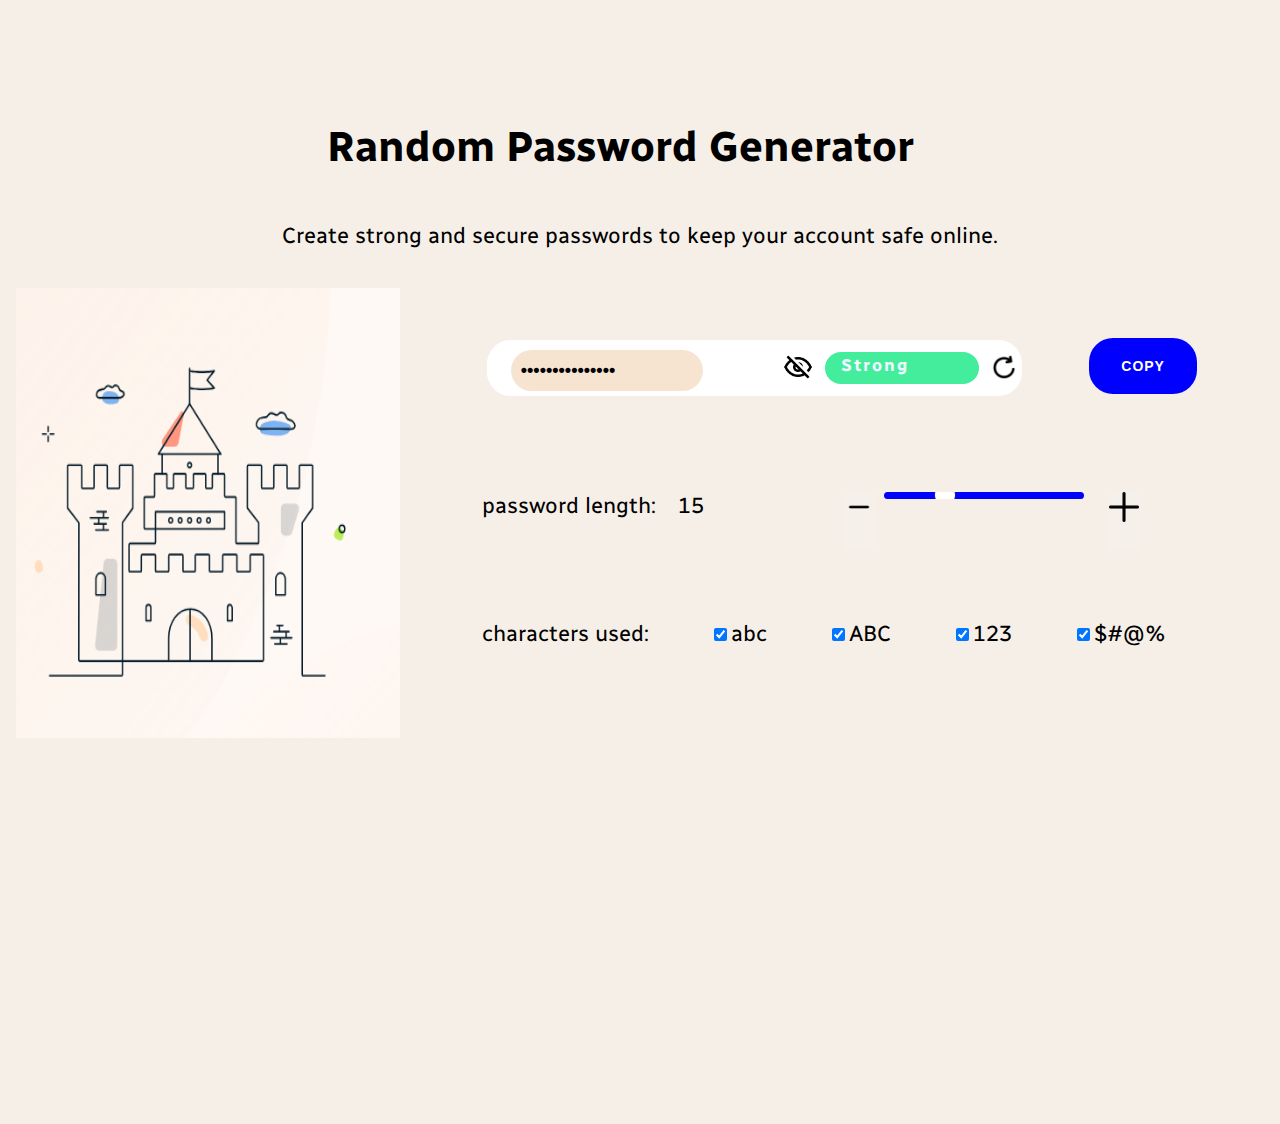
<file: index.html>
<!DOCTYPE html>
<html lang="en">
<head>
    <meta charset="UTF-8">
    <meta name="viewport" content="width=device-width, initial-scale=1.0">
    <title>Random password Generator</title>
    <link rel="stylesheet" href="index.css">
</head>
<body>
     <section id="main_page">
          <section id="main_header">
           <div id="main_title">
                <h1 class="title"> Random Password Generator </h1>
           </div>
           <div id="sub_title">
                <p class="s_title">Create strong and secure passwords to keep your account safe online.</p>
           </div>
        </section>
        <section id="main_page1">
               <section id="image">
                      <img id="img" src="" alt="" srcset="">
                </section>
                <section id="Generator_part">
                    <div id="Generator_input_box">
                    <div id="Generator_field">
                        <div id="password">
                             <input type="password" name="" id="password_text" value="" readonly >
                        </div>
                        <div id="show_icon">
                         <button id="btn_show" onclick="show_hide_toggle()"><img src="imgs/hide.png" alt="show/hide" id="show_hide_icon"></button>
                      </div>
                        <span id="quaulity_badge">
                               
                        </span>
                        <div id="generate_icon">
                           <button id="btn" onclick="rgw()"><img src="imgs/refresh.png" alt="refresh"></button>
                        </div>
                    </div>
                     <div>
                         <button id="copy_btn" onclick="copyPassword()">copy</button>
                     </div>
                    </div>
                     <div id="password_length_setting">
                         <label for="slide" class="s_title" id="label_of_slide">password length:</label>
                         <span id="password_length" class="s_title">15</span>
                         <button id="length_minus" onclick="dec_len()"><img src="imgs/minus.png" alt="minus"></button>
                         <input type="range" id="slide" name="slide" min="1" max="50" value="15" onchange="slideChange()">
                         <button id="length_plus" onclick="inc_len()"><img src="imgs/plus.png" alt="plus"></button>
                     </div>
                     <div id="complexity_setting">
                         <label  id="char_choice_label" class="s_title">characters used:</label>
                         <div class="custom">
                              <input type="checkbox" name="lowercase" id="lowercase" class="custom-check" checked onclick="rgw()">
                              <label for="lowercase" class="s_title">abc</label>
                         </div>
                         <div class="custom">
                              <input type="checkbox" name="uppercase" id="uppercase" class="custom-check" checked onclick="rgw()">
                              <label for="uppercase" class="s_title">ABC</label>
                         </div>
                         <div class="custom">
                              <input type="checkbox" name="numbers" id="numbers" class="custom-check" checked onclick="rgw()">
                              <label for="numbers" class="s_title">123</label>
                         </div>
                         <div class="custom">
                              <input type="checkbox" name="specialchar" id="specialchar" class="custom-check" checked  onclick="rgw()">
                              <label for="specialchar" class="s_title">$#@%</label>
                         </div>

                     </div>
                </section>
    </section>
     </section>
</body>
<script src="functional.js"></script>
 <script src="main.js"></script><!-- main script -->
  <script>
     rgw();
 </script> 

</html>
</file>
<file: index.css>
@import url('https://fonts.googleapis.com/css2?family=Radio+Canada:wght@400;500&display=swap');
* {
    margin: 0;
    padding: 0;
    overflow-y: hidden;
    /* transition: 0.5s ease-in-out; */
}

  
/* layout and font styling */
  #main_page
  {
    padding: 7rem 0;
    display: flex;
    align-items: center;
    flex-direction: column;
    height: 100vh;
    width: 100vw;
    background-color: rgb(239 226 212 / 54%);
  }
.title
{
    color: #000;
    margin: 8px 0 48px 45px;
    font-size: 2.625rem;
    line-height: 3.375rem;
    font-size: 42px;
    font-family: 'Radio Canada', sans-serif;
}
.s_title{
    color: #000;
    margin: 0;
    font-size: 22px;
    font-family: 'Radio Canada', sans-serif;
}
#main_page1
{
    display: flex;
    flex-direction: row;
    width: 99vw;
    height: 55vh;
    /* border:2px solid black; */
    margin-top:1rem;
}
#image
{
    width: 30vw;
    height: 50vh;
    /* border:2px solid black; */
    margin: auto;
}
#img
{
  width: 30vw;
  height: 50vh;
  overflow-y: hidden;
  
}
/* img animation  */

#Generator_part
{
    width: 66vw;
    height: 50vh;
    /* border: 2px solid black; */
    margin: auto;
}

/* genereter input field styling  */
#Generator_input_box
{
    display: flex;
    flex-direction: row;
    margin-top:36px;
}
#Generator_field
{
    display: flex;
    flex-direction: row;
    height: 56px;
    width:535px;
    background-color: white;
    border-radius: 24px;
    margin:1rem auto;
}
#password
{
  width: 60%;
  text-align: left;
  font-size: 23px;
  line-height: 1.5;
  letter-spacing: .1px;
  color: #261c6a;
  padding: 10px 0 10px 24px;
  margin: 0;
  border: none;
  border-radius: 24px;
  outline: none;
  background-color: #fff;
  overflow: hidden;
  white-space: nowrap;
  text-overflow: ellipsis;
  -webkit-user-select: all;
  -moz-user-select: all;
  -ms-user-select: all;
  user-select: all;
  cursor: text;
}
input#password_text
{
  font-size: large;
  border: none;
  width: 172px;
  background-color:rgb(238 205 170 / 54%);
  padding: 10px;
  border-radius: 24px;
  font-weight: bold;
}
#quaulity_badge
{
    background-color: #0070f6;
    color: aliceblue;
    font-size: 17px;
    line-height: 27px;
    letter-spacing: 2px;
    padding: 0 1rem;
    height: 2rem;
    width: 9rem;
    font-weight: 900;
    border-radius: 24px;
    align-self: center;
    font-family: 'Radio Canada', sans-serif;
}
#btn
{
   background-color: white;
    border: 0;
}
#generate_icon
{ height: 50px;
    width: 50px;
}
#generate_icon button img
{
    height: 30px;
    width: 30px;
    margin-top: 12px;
    margin-left: 10px;
}
#generate_icon button:hover
{
    cursor: pointer;
}
#btn_show
{
   background-color: white;
    border: 0;
}
#show_icon
{ height: 50px;
    width: 50px;
}
#show_icon button img
{
    height: 30px;
    width: 30px;
    margin-top: 12px;
    margin-right: 10px;
}
#show_icon button:hover
{
    cursor: pointer;
}
#copy_btn
{
    position: relative;
    font-size: .875rem;
    text-transform: uppercase;
    font-weight: 800;
    letter-spacing: 1px;
    padding: 0 32px;
    display: inline-flex;
    align-items: center;
    height: 56px;
    z-index: 0;
    border-width: 0;
    margin-top: 14px;
    margin-right: 67px;
    background: blue;
    color: white;
    border-radius: 24px;
}
#copy_btn:hover
{
  height: 60px;
  transition: 0.2s ease-in-out;
  background-color: #0070f6;
}
#password_length_setting
{
    display: flex;
    flex-direction: row;
    width:720px;
    margin: auto;
    margin-top:80px;
}
#label_of_slide
{
    margin-right:22px;
}
#password_length
{
    margin-right:140px
}
input[type="range"] {
    -webkit-appearance: none;
    margin-right: 15px;
    width: 200px;
    height: 7px;
    background: rgba(255, 255, 255, 0.6);
    border-radius: 5px;
    background-image: linear-gradient(blue,blue);
    background-size: 100% 100%;
    background-repeat: no-repeat;
  }
  
  input[type="range"]::-webkit-slider-thumb {
    -webkit-appearance: none;
    height: 20px;
    width: 20px;
    border-radius: 50%;
    background: white;
    box-shadow: 0 0 2px 0 #555;
    transition: .3s ease-in-out;
  }
  
  input[type=range]::-webkit-slider-runnable-track  {
    -webkit-appearance: none;
    box-shadow: none;
    border: none;
    background: transparent;
  }
  #length_minus
  {
    background: rgb(245 241 236 / 54%);
    margin-right: 10px;
    border: 0;
    padding-bottom: 25px;
  }
  #length_plus
  {
    background: rgb(245 241 236 / 54%);
    margin-left: 10px;
    border: 0;
    padding-bottom: 25px;
  }
  #length_minus img , #length_plus img
  {
    height: 30px;
    width: 30px;
  }
  #complexity_setting
  {
    display: flex;
    flex-direction: row;
    width:720px;
    margin: auto;
    margin-top:70px;
  }
  .custom
  {
    margin-left:65px;
  }
</file>
